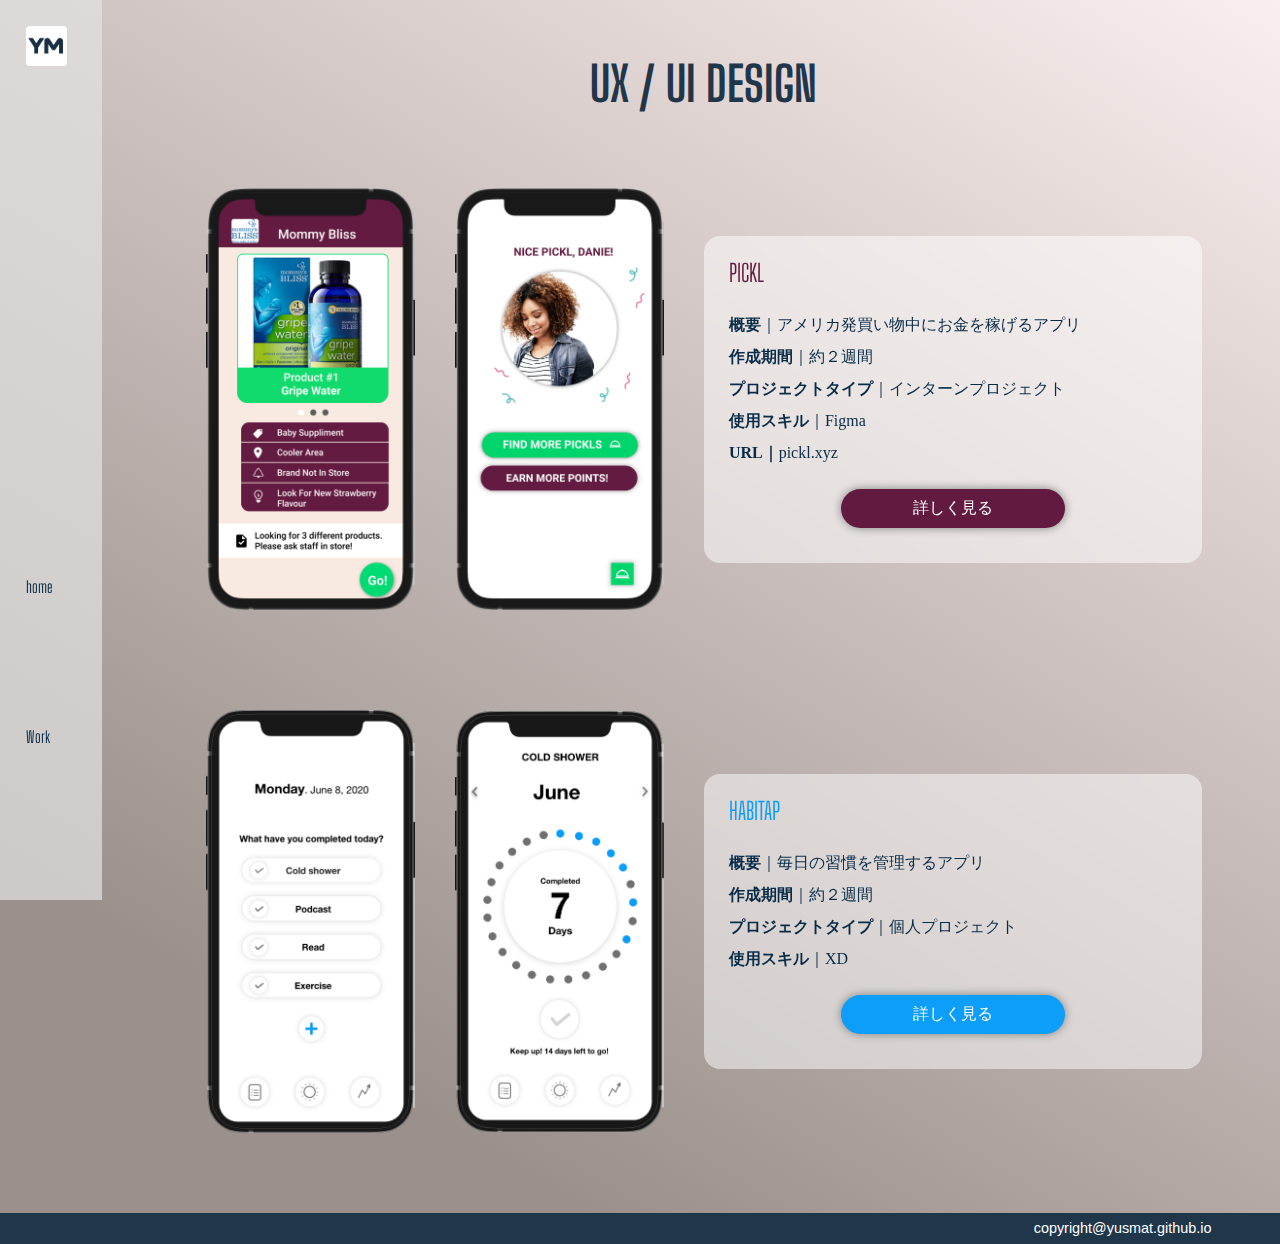
<file: uiux.html>
<!DOCTYPE html>
<html lang="en">
<head>
    <meta charset="UTF-8">
    <meta http-equiv="X-UA-Compatible" content="IE=edge">
    <meta name="viewport" content="width=device-width, initial-scale=1.0">
    <title>appdesign</title>
    <link rel="stylesheet" href="./css/style.css">
    <link rel="stylesheet" href="./css/reset.css">
    <link rel="shortcut icon" href="YM.png" type="image/x-icon">
    <!-- CSS only -->
    <link rel="preconnect" href="https://fonts.gstatic.com">
    <link href="https://fonts.googleapis.com/css2?family=Big+Shoulders+Display:wght@700&display=swap" rel="stylesheet">
    <script src="https://ajax.googleapis.com/ajax/libs/jquery/3.5.1/jquery.min.js"></script>
</head>
</head>
<body>
    <header>
        <div class="nav_container">
            <div class="nav_top">
                <h2 class="nav_title"><a href="index.html"><img id="logo" src="./image/logo.png" alt=""></a></h2>
            </div>
            <div class="nav_bottom">
                <div class="nav_items">
                    <a href="index.html"><p class="nav_item">home</p></a>
                    <p class="nav_item">Work</p>
                    <div class="dropdown">
                        <a href="uiux.html"><p class="dpd_item">UI/UX</p></a>
                        <a href="webdesign.html"><p class="dpd_item">WEB DESIGN</p></a>
                    </div>
                    <!-- <a href="#"><p class="nav_item">about</p></a> -->
                </div>
            </div>
        </div>
    </header>
    <div id="appPage" class="wrapper">
        <div class="container">
            <h2 class="subtitle">
                UX / UI DESIGN
            </h2>
            <div class="row ui">
                <div class="column ui">
                    <img class="sampleImage" src="./image/Image1.png" alt="">
                    <img class="sampleImage" src="./image/Image 2.png" alt="">
                </div>
                <div class="column B">
                    <div class="wrapper_column">
                        <h2 class="title_column" style="color:#631a41">PICKL</h2>
                        <ul class="order_column">
                            <li><b>概要</b>｜アメリカ発買い物中にお金を稼げるアプリ</li>
                            <li><b>作成期間</b>｜約２週間</li>
                            <li><b>プロジェクトタイプ</b>｜インターンプロジェクト</li>
                            <li><b>使用スキル</b>｜Figma</li>
                            <li><b>URL｜</b><a href="https://pickl.xyz">pickl.xyz</a></li>
                        </ul>
                        <button class="btn click" id="appA" type="button" onclick="openLinkApp1();">詳しく見る</button>
                    </div>
                </div>
            </div>
            <div class="row ui">
                <div class="column ui">
                    <img class="sampleImage" src="./image/image3.png" alt="">
                    <img class="sampleImage" src="./image/image4.png" alt="">
                </div>
                <div class="column B">
                    <div class="wrapper_column">
                        <h2 class="title_column" style="color:#0C9EF9">HABITAP</h2>
                        <ul class="order_column">
                            <li><b>概要</b>｜毎日の習慣を管理するアプリ</li>
                            <li><b>作成期間</b>｜約２週間</li>
                            <li><b>プロジェクトタイプ</b>｜個人プロジェクト</li>
                            <li><b>使用スキル</b>｜XD </li>
                        </ul>
                        <button class="btn click" id="appB" type="button" onclick="openLinkApp2();">詳しく見る</button>
                    </div>
                </div>
            </div>

        </div>

    </div>

    <footer>
        <div class="footer">
            <div class="container">
                <p class="footer_note">
                    copyright@yusmat.github.io
                </p>
            </div>
        </div>
    </footer>


    <script src="/basic.js"></script>
</body>
</html>
</file>
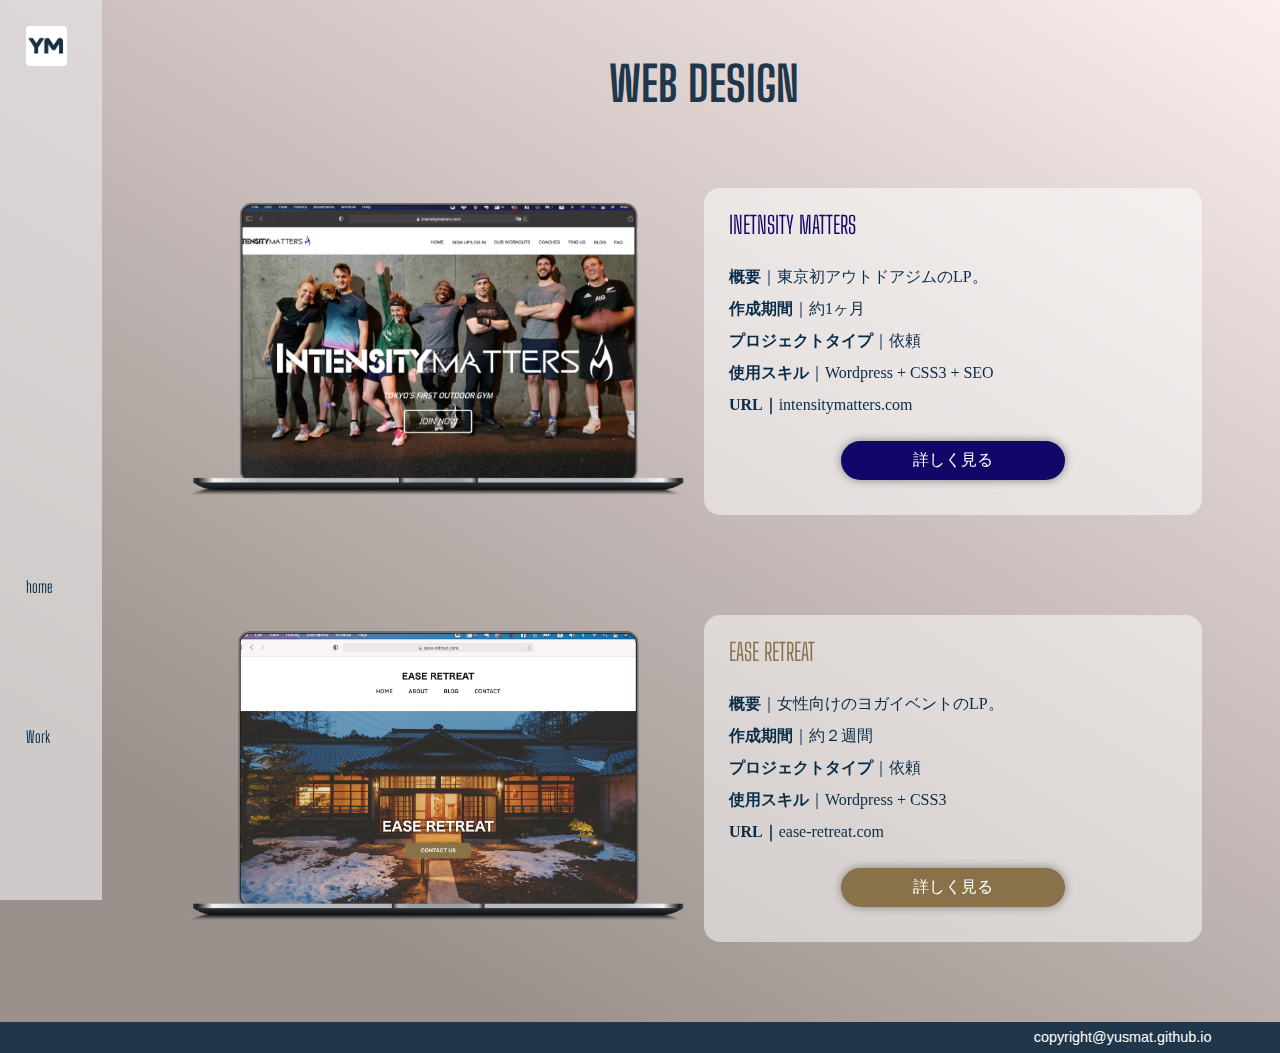
<file: webdesign.html>
<!DOCTYPE html>
<html lang="en">
<head>
    <meta charset="UTF-8">
    <meta http-equiv="X-UA-Compatible" content="IE=edge">
    <meta name="viewport" content="width=device-width, initial-scale=1.0">
    <title>webdesign</title>
    <link rel="stylesheet" href="./css/style.css">
    <link rel="stylesheet" href="./css/reset.css">
    <!-- CSS only -->
    <link rel="preconnect" href="https://fonts.gstatic.com">
    <link href="https://fonts.googleapis.com/css2?family=Big+Shoulders+Display:wght@700&display=swap" rel="stylesheet">
    <link rel="shortcut icon" href="YM.png" type="image/x-icon">
    <script src="https://ajax.googleapis.com/ajax/libs/jquery/3.5.1/jquery.min.js"></script>
</head>
</head>
<body>
    <header>
        <div class="nav_container">
            <div class="nav_top">
                <h2 class="nav_title"><a href="index.html"><img id="logo" src="./image/logo.png" alt=""></a></h2>
            </div>
            <div class="nav_bottom">
                <div class="nav_items">
                    <a href="index.html"><p class="nav_item">home</p></a>
                    <p class="nav_item">Work</p>
                    <div class="dropdown">
                        <a href="uiux.html"><p class="dpd_item">UI/UX</p></a>
                        <a href="webdesign.html"><p class="dpd_item">WEB DESIGN</p></a>
                    </div>
                    <!-- <a href="#"><p class="nav_item">about</p></a> -->
                </div>
            </div>
        </div>
    </header>
    <div id="webPage" class="wrapper">
        <div class="container">
            <h2 class="subtitle">
                WEB DESIGN
            </h2>
            <div class="row">
                <div class="column">
                    <a href="http://intensitymatters.com" target="_blank"><img class="sampleImage web" src="./image/sample_IM.png" alt=""></a>
                </div>
                <div class="column B">
                    <div class="wrapper_column">
                        <h2 class="title_column" style="color:#100769">INETNSITY MATTERS</h2>
                        <ul class="order_column">
                            <li><b>概要</b>｜東京初アウトドアジムのLP。</li>
                            <li><b>作成期間</b>｜約1ヶ月</li>
                            <li><b>プロジェクトタイプ</b>｜依頼</li>
                            <li><b>使用スキル</b>｜Wordpress + CSS3 + SEO</li>
                            <li><b>URL｜</b><a href="https://intensitymatters.com">intensitymatters.com</a></li>
                        </ul>
                        <button class="btn click" id = "wdB" type="button" onclick="openLinkWeb2();">詳しく見る</button>
                    </div>
                </div>
            </div>
            <div class="row">
                <div class="column">
                    <a href="http://ease-retreat.com" target="_blank"><img class="sampleImage web"  src="./image/sample_ease.png" alt=""></a>
                </div>
                <div class="column B">
                    <div class="wrapper_column">
                        <h2 class="title_column" style="color:#897249">EASE RETREAT</h2>
                        <ul class="order_column">
                            <li><b>概要</b>｜女性向けのヨガイベントのLP。</li>
                            <li><b>作成期間</b>｜約２週間</li>
                            <li><b>プロジェクトタイプ</b>｜依頼</li>
                            <li><b>使用スキル</b>｜Wordpress + CSS3</li>
                            <li><b>URL｜</b><a href="https://ease-retreat.com">ease-retreat.com</a></li>
                        </ul>
                        <button class="btn click" id = "wdA" type="button" onclick="openLinkWeb1();">詳しく見る</button>
                    </div>
                </div>
            </div>
    
        </div>

    </div>

    <footer>
        <div class="footer">
            <div class="container">
                <p class="footer_note">
                    copyright@yusmat.github.io
                </p>
            </div>
        </div>
    </footer>

    <script src="/basic.js"></script>
</body>
</html>
</file>
<file: css/style.css>
body{
    color: #082b48;
    line-height: 1.5;
    background: linear-gradient(211deg, #fbeeee 0,#9a918c 81%);
}
h1,h2, .nav_items{
    font-family: 'Big Shoulders Display';
}
p{
    line-height: 1.5em;
}
.container{
    width: 90%;
    /* max-width: 980px; */
    margin: auto;
    
}
a{
    text-decoration: none;
    color: #082b48;
}
a:hover{
    color: white;
}
a:visited{
    color: #082b48;
    text-decoration: none;
}
img{
    width: 100%;
    height: auto;
}
.wrapper{
    margin-left: 10%;
}

/* NAVOGATION */
#logo{
    width: 80%;
}
.nav_container{
    height: 100%;
    position: fixed;
    width: 8%;
    background-color: rgb(228,226,226, 0.7);
    display: flex;
    flex-direction: column;
    padding: 2%;
    z-index: 2; /* Stay on top */
    top: 0; /* Stay at the top */
}
.nav_top{
    display: flex;
    height: 50%;
}
.nav_title{
    font-size: 2em;
    font-weight: bold;
    
}
.nav_bottom{
    height: 50%;
}
.nav_items{
    height: 100%;
    display: flex;
    flex-direction: column;
    justify-content: space-evenly;

}
a:hover, .nav_item:hover{
    color: white;
}
.nav_item{
    padding: auto;
    position: relative;
    cursor: pointer;
}

/* DROPDOWN */
.dropdown{
    display: none;
}
.showDrop{
    display: flex; 
    flex-direction: column;
    position: absolute;
    top: 85%;
    left: 10%;
    padding: 16px 9px;
    background-color: #989898;
    border-radius: 10px;
    animation-name: showDrop;
    animation-duration: 0.3s;
    animation-timing-function: ease-out;

}
@keyframes showDrop{
    from{
        opacity: 0;
    }
    to{
        opacity: 1;
    }
}
/* TOP */
.top{
    background-image: url('/image/IMG_4557\ copy.JPG');
    background-size: cover;
    height: 100%;
    width: 100%;
    background-attachment: fixed;
    background-position: center;
    /* position: absolute; */
    padding: 28vh 0 70vh 0 ;
    /* text-align: center; */
    position: relative;

}
.top_title{
    /* padding-left: 60px; */
    font-size: 5.5em;
    font-weight: bold;
    color: white;
    /* padding-left: 15%; */

}
.top_title:nth-child(1){
    font-size: 1.6em;
    padding-bottom: 20px;
    opacity: 0.8;
}
.top_subtitle{
    color: white;
    width: 52%;
    /* padding-left: 15%; */
    padding-top: 20px;
    font-family: sans-serif;
}
.box{
    position: relative;
    z-index: 1;
    position: absolute;
    left: 10%;
    padding-left: 10%;
    padding-top: 5%;
    transition: all ease-in-out 1.5s;
    opacity: 0;
    transform: translateY(20px);
}

.introAppear{
    opacity: 1;
    transform: translateY(0px);
}
.subtitle{
    text-align: center;
    margin: 60px;
    font-size: 2em;
    color: #1f364b;
    font-weight: bold;
    padding: 10% auto ;
}
.row{
    display: flex;
    justify-content: center;
    align-items: center;
    margin-bottom: 60px;
}

.btn.click{
    filter: drop-shadow(0px 0px 5px grey);
}

/* About */
.profilePic{
    filter: drop-shadow(2px 4px 12px grey);
    width: 50%;
    margin: auto;
    border-radius: 20px;
    /* object-fit: contain; */
}
.column.about{
    text-align: center;
}
.wrapper_button{
    display: flex;
    justify-content: space-evenly;
}
/* footer */
.footer{
    background-color: #1F364B;
    text-align: right;
    padding: 5px;
    font-size: 0.9em;
    color: #ffffff;
    font-family: sans-serif;
 
}
/* WORK */
.work .column{
    width: 35%;
}

.work .container{
    width: 100%;
}
.column{
    width: 50%;
    display: flex;
    justify-content: center;
}
.row.work{
    justify-content: center;
}
.column.B{
    /* height: 60%; */
    display: block;
    background: rgba(255, 255, 255, .5);
    backdrop-filter: blur(10px);
    border-radius: 1rem;
    margin: 20px;
}
.column.B .subtext{
    color: #082b48;
}


.subtext{
    padding: 10%;
    font-size: 85%;
}
.btn{
    font-size: 1.2em;
    display: block;
    margin: auto;
    height: 40px;
    border-radius: 30px;
    filter: drop-shadow(2);
    background-color: #ffffff;
    border: none;
    margin-bottom: 10px;
    font-size: 1em;
    height: auto;
    padding: 2%;
    width: 50%;
    margin-top: 20px;
}

.btn:hover{
    cursor: pointer;
    outline: none;
    background:#082b48; 
    backdrop-filter: blur(10px);
    outline: none;
    color: white;
}
#resumeButton{
    font-weight: bold;
    color: #897249;
    /* border: 2px solid #897249; */
    width: 30%;
    filter: drop-shadow(0px 0px 2px grey);
}
#resumeButton:hover{
    background-color: #897249;
    color: white;
}

.btn.main{
    font-size: 1.3em;
    height: auto;
    padding: 7% 12%;
    border-radius: 50px;
    filter: drop-shadow(0px 0px 5px grey);
}

.contact_info{
    text-align: center;
    margin-bottom: 40px;
}

/* WEB DESIGN */
#webPage .subtitle{
    font-size: 3em;
}
#webPage .sampleImage{
    width: 100%;
}
#webPage .sampleImage:hover{
    animation: scaleUp;
    animation-duration: 0.3s;
    animation-timing-function: ease-out;
    animation-fill-mode: forwards;
}
@keyframes scaleUp {
    from{
        transform: scale(1);
    }
    to{
        transform: scale(1.1);
    }
    
}
.wrapper_column{
    padding: 5%;
}

.order_column{
    line-height: 2em;
}
/* language change */
.order_column.en{
    opacity: 0;
}
.title_column{
    font-size: 1.5em;
    margin-bottom: 1em;
}

#wdA{
    background-color: #897249;
    color: white;
}
#wdA:hover{
    background-color: #fff;
    color: #897249;
}
#wdB{
    background-color: #100769;
    color: white;
}
#wdB:hover{
    background-color: #fff;
    color: #100769;
}


/* UI/UX */
#appPage .sampleImage{
    width: 50%;
    padding: 20px;
    object-fit: contain;
}
#appPage .subtitle{
    font-size: 3em;
}
#appA{
    color:white;
    background-color:#631a41;
    
}
#appB{
    color: white;
    background-color: #0C9EF9;

}
#appA:hover{
    background-color: white;
    color: #631a41;
}

#appB:hover{
    background-color: white;
    color: #0C9EF9;
}
@media only screen and (max-width: 960px){
    #logo{
        width: 10%;
    }
    .wrapper{
        transform: translateY(3%);
        margin-left: 0px;
    }
    .row{
        flex-direction: column;
        align-items: center;
    }
    .row.work{
        justify-content: space-evenly;
    }
    .column{
        width: 100%;
    }
    .nav_container{
        flex-direction: row;
        justify-content: space-around;
        width: 100%;
        height: auto;
        padding: 2em;
    }
    .nav_items{
        flex-direction: row;
        justify-content: space-between;
        font-size: 1.1em;
    }
    .nav_item{
        margin: auto 20px;
    }

    .btn.main{
        padding: 7% 12%;
        width: 100%;
        border-radius: 50px;
    }

    .top_subtitle{
        width: 80%;
    }
    /* Profile */
    .profilePic{
        width: 50%;
        margin: auto;
    }
    /* Work */
    .work .row{
        flex-direction: row;
        

    }
    .column{
        width: 100%;
    }
    /* DROPDOWN */
    .showDrop{
        display: flex; 
        flex-direction: column;
        position: absolute;
        top: 68%;
        right: 6%;
        left: auto;
    }

    
}
@media only screen and (max-width: 660px){
    #logo{
        width: 15%;
    }
    .row{
        flex-direction: column !important;
        align-items: center;
    }
    .column.ui{
        display: flex;
        flex-direction: column;
        /* margin: auto; */
        align-items: center;
    }
    .sampleImage{
        width: 70%;
        
    }
    .work .column {
        width: 80%;
    }
    .top_title{
        padding: 0px;
        font-size: 4em;
        
    }
    .top_subtitle{
        width: 80%;
    }
    .btn.main{
        font-size: 1.1em;   
    }
    .profilePic{
        width: 100%;
        margin: none;
    }
    
}
@media only screen and (max-width: 480px){
    .box{
        font-size: 0.7em;
    }
}

/* The switch - the box around the slider */
.switch {
    position: relative;
    display: inline-block;
    width: 60px;
    height: 34px;
  }
  
  /* Hide default HTML checkbox */
  .switch input {
    opacity: 0;
    width: 0;
    height: 0;
  }
  
  /* The slider */
  .slider {
    position: absolute;
    cursor: pointer;
    top: 0;
    left: 0;
    right: 0;
    bottom: 0;
    background-color: #ccc;
    -webkit-transition: .4s;
    transition: .4s;
  }
  
  .slider:before {
    position: absolute;
    content: "";
    height: 26px;
    width: 26px;
    left: 4px;
    bottom: 4px;
    background-color: white;
    -webkit-transition: .4s;
    transition: .4s;
    z-index: 1;
  }
  .slider:after {
      content: "EN"; 
      position: absolute;
      width: 26px;
      bottom: 9px;
      right: 0px;
      z-index: 0;
      font-family: 'Big Shoulders Display';

  }
  
  input:checked + .slider {
    background-color: #2196F3;
  }
  
  input:focus + .slider {
    box-shadow: 0 0 1px #2196F3;
  }
  
  input:checked + .slider:before {
    -webkit-transform: translateX(26px);
    -ms-transform: translateX(26px);
    transform: translateX(26px);
  }
  
  /* Rounded sliders */
  .slider.round {
    border-radius: 34px;
  }
  
  .slider.round:before {
    border-radius: 50%;
  }
</file>
